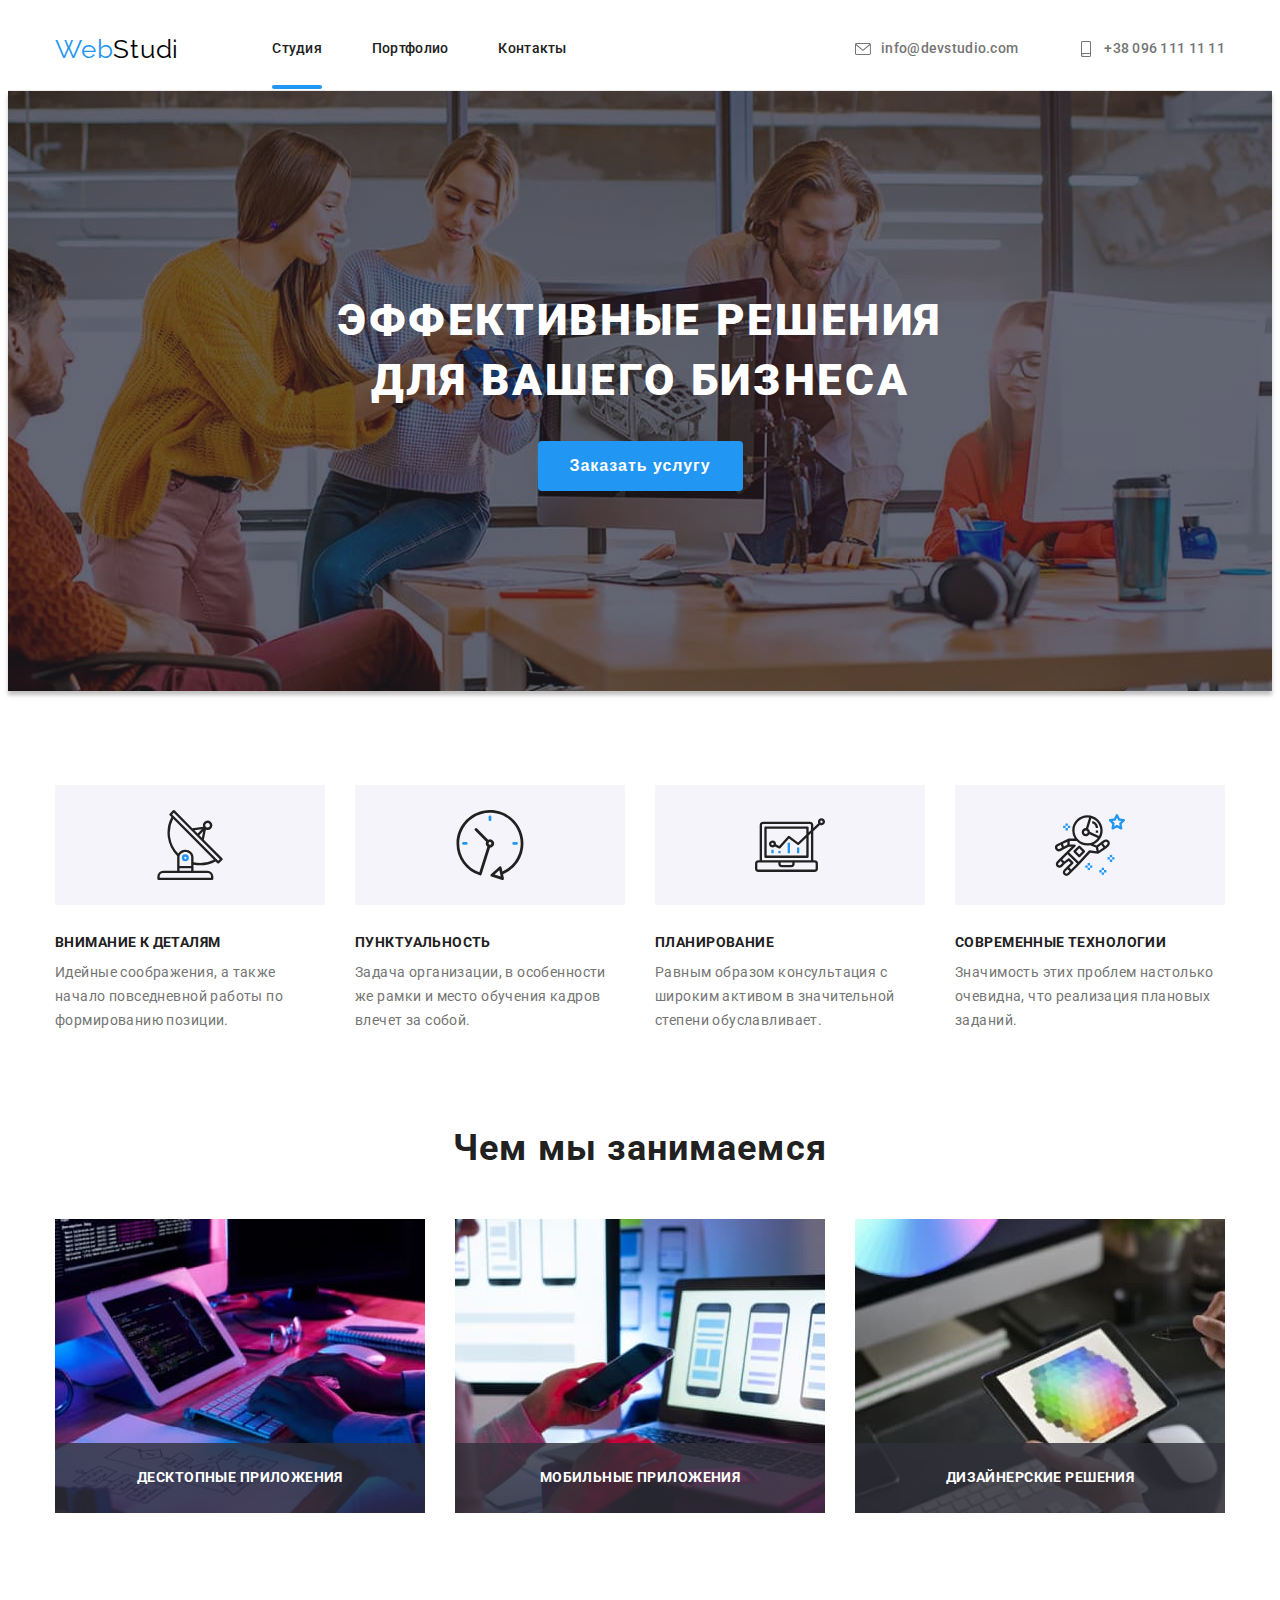
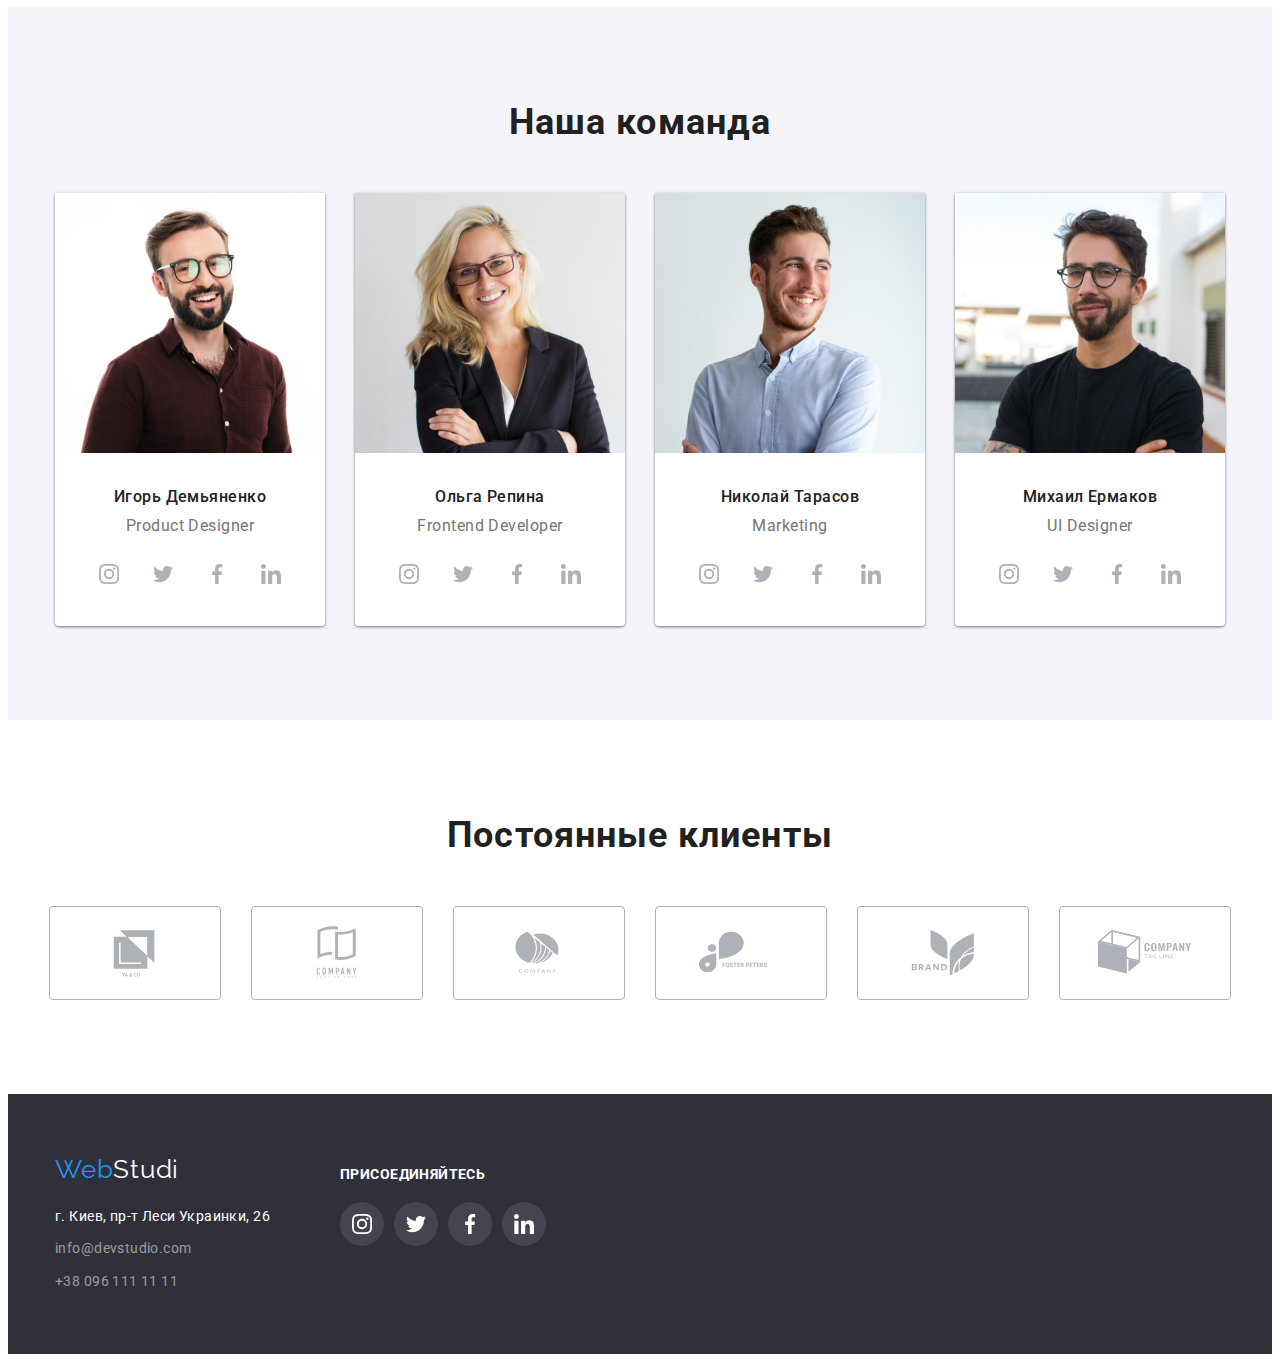
<file: index.html>
<!DOCTYPE html>
<html lang="ru">
  <head>
    <meta charset="UTF-8" />
    <meta http-equiv="X-UA-Compatible" content="IE=edge" />
    <meta name="viewport" content="width=device-width, initial-scale=1.0" />
    <title>WebStudio</title>
    <link
      rel="stylesheet"
      href="https://cdnjs.cloudflare.com/ajax/libs/modern-normalize/1.1.0/modern-normalize.min.css"
      integrity="sha512-wpPYUAdjBVSE4KJnH1VR1HeZfpl1ub8YT/NKx4PuQ5NmX2tKuGu6U/JRp5y+Y8XG2tV+wKQpNHVUX03MfMFn9Q=="
      crossorigin="anonymous"
      referrerpolicy="no-referrer"
    />
    <link rel="preconnect" href="https://fonts.googleapis.com" />
    <link rel="preconnect" href="https://fonts.gstatic.com" crossorigin />
    <link
      href="https://fonts.googleapis.com/css2?family=Raleway:wght@700&family=Roboto:wght@400;500;700;900&display=swap"
      rel="stylesheet"
    />
    <link rel="stylesheet" href="css/style.css" />
  </head>
  <body>
    <!-- Шапка -->
    <header class="header-page">
      <div class="container flex-box">
        <div class="header-left">
          <!-- Логотип -->
          <a class="logo" href="./index.html">
            <span class="logo-first-half">Web</span
            ><span class="logo-secondary-half">Studi</span></a
          >
          <!-- Навігація -->
          <nav>
            <ul class="nav-list">
              <li class="margin-on-header">
                <a class="link" href="./index.html"><span class="current">Студия</span></a>
              </li>
              <li class="margin-on-header">
                <a class="link" href="./portfolio.html">Портфолио</a>
              </li>
              <li>
                <a class="link" href="#">Контакты</a>
              </li>
            </ul>
          </nav>
        </div>
        <!-- Особисті дані -->
        <div class="header-right">
          <ul class="data-list">
            <li class="margin-on-header">
              <a class="link" href="mailto:info@devstudio.com">
                <svg class="link-mail">
                  <use href="./images/icons/sprite.svg#icon-mail"></use>
                </svg>
                info@devstudio.com
              </a>
            </li>
            <li>
              <a class="link" href="tel:+380961111111">
                <svg class="link-tel">
                  <use href="./images/icons/sprite.svg#icon-tel"></use>
                </svg>
                +38 096 111 11 11
              </a>
            </li>
          </ul>
        </div>
      </div>
    </header>
    <!-- Унікальний вміст -->
    <main>
      <!-- Герой -->
      <section class="hero">
        <div class="container container-details">
          <h1 class="hero-title">Эффективные решения для вашего бизнеса</h1>
          <button class="hero-button flex-box" type="button"  data-modal-open > 
            Заказать услугу
          </button>
        </div>
      </section>
      <!-- Модальне вікно -->
      <div class="backdrop is-hidden" data-modal>
        <div class="modal">
          <button class="modal-icon-button" data-modal-close type="button"> 
            <svg class="modal-icon-close">
              <use href="./images/icons/sprite.svg#icon-close"></use>
            </svg>
          </button>
        </div>
      </div>
      <!-- Наші переваги -->
      <section class="container-default-padding">
        <div class="container">
          <h2 hidden class="visually-hidden">Нашы преимущества</h2>
          <ul class="list-benefits flex-box">
            <li class="margin-on-list width-list">
              <!-- <div class="flex-icon-benefits"> -->
              <div class="icons-our-benefits">
                <svg class="icon-benefits">
                  <use href="./images/icons/sprite.svg#icon-antenna"></use>
                </svg>
              </div>
              <h3 class="subtitle">Внимание к деталям</h3>
              <p class="subtitle-text">
                Идейные соображения, а также начало повседневной работы по
                формированию позиции.
              </p>
              <!-- </div> -->
            </li>
            <li class="margin-on-list width-list">
              <!-- <div class="flex-icon-benefits"> -->
              <div class="icons-our-benefits">
                <svg class="icon-benefits">
                  <use href="./images/icons/sprite.svg#icon-clock"></use>
                </svg>
              </div>
              <h3 class="subtitle">Пунктуальность</h3>
              <p class="subtitle-text">
                Задача организации, в особенности же рамки и место обучения
                кадров влечет за собой.
              </p>
              <!-- </div> -->
            </li>
            <li class="margin-on-list width-list">
              <!-- <div class="flex-icon-benefits"> -->
              <div class="icons-our-benefits">
                <svg class="icon-benefits">
                  <use href="./images/icons/sprite.svg#icon-diagram"></use>
                </svg>
              </div>
              <h3 class="subtitle">Планирование</h3>
              <p class="subtitle-text">
                Равным образом консультация с широким активом в значительной
                степени обуславливает.
              </p>
              <!-- </div> -->
            </li>
            <li class="width-list">
              <!-- <div class="flex-icon-benefits"> -->
              <div class="icons-our-benefits">
                <svg class="icon-benefits">
                  <use href="./images/icons/sprite.svg#icon-astronaut"></use>
                </svg>
              </div>
              <h3 class="subtitle">Современные технологии</h3>
              <p class="subtitle-text">
                Значимость этих проблем настолько очевидна, что реализация
                плановых заданий.
              </p>
              <!-- </div> -->
            </li>
          </ul>
        </div>
      </section>
      <!-- Чим ми займаємось -->
      <section class="what-we-do">
        <div class="container">
          <h2 class="title-main">Чем мы занимаемся</h2>
          <ul class="flex-box">
            <li class="what-we-do-list">
              <img
                src="./images/photo-main/what-we-doing/coding.jpg"
                width="370"
                alt="Писание кода руками на клавиатуре"
              />
              <div class="what-we-do-overlay">
                <p class="what-we-do-overlay-text">Десктопные приложения</p>
              </div>
            </li>
            <li class="what-we-do-list">
              <img
                src="./images/photo-main/what-we-doing/format-selection.jpg"
                width="370"
                alt="Сравнений формы гаджета с формами моделей на ноутбуке"
              />
              <div class="what-we-do-overlay">
                <p class="what-we-do-overlay-text">Мобильные приложения</p>
              </div>
            </li>
            <li class="what-we-do-list">
              <img
                src="./images/photo-main/what-we-doing/color-selection.jpg"
                width="370"
                alt="Выбор гамы цветов"
              />
              <div class="what-we-do-overlay">
                <p class="what-we-do-overlay-text">Дизайнерские решения</p>
              </div>
            </li>
            <!-- <li>
              <p class="what-we-do-overlay-desktop">Десктопные приложения</p>
              <p class="what-we-do-overlay-mobile">Мобильные приложения</p>
              <p class="what-we-do-overlay-design">Дизайнерские решения</p>
            </li> -->
          </ul>
        </div>
      </section>
      <!-- Наша команда -->
      <section class="section-our-team container-default-padding">
        <div class="container">
          <h2 class="title-main">Наша команда</h2>
          <ul class="flex-box">
            <li class="our-team-box">
              <img
                src="./images/photo-main/ours-team/photo-igor.jpg"
                width="270"
                alt="Фото Игоря"
              />
              <div class="our-team-decorate">
                <h3 class="title-name">Игорь Демьяненко</h3>
                <p class="text-employment">Product Designer</p>
                <div class="our-team-icon">
                  <ul class="flex-box-icons">
                    <li class="our-team-list">
                      <a class="our-team-links" href="#">
                        <svg class="our-team-link-icons">
                          <use
                            class="our-team-use-icon"
                            href="./images/icons/sprite.svg#icon-instagram"
                          ></use>
                        </svg>
                      </a>
                    </li>
                    <li class="our-team-list">
                      <a class="our-team-links" href="#">
                        <svg class="our-team-link-icons">
                          <use
                            class="our-team-use-icon"
                            href="./images/icons/sprite.svg#icon-twitter"
                          ></use>
                        </svg>
                      </a>
                    </li>
                    <li class="our-team-list">
                      <a class="our-team-links" href="#">
                        <svg class="our-team-link-icons">
                          <use
                            class="our-team-use-icon"
                            href="./images/icons/sprite.svg#icon-facebook"
                          ></use>
                        </svg>
                      </a>
                    </li>
                    <li class="our-team-list">
                      <a class="our-team-links" href="#">
                        <svg class="our-team-link-icons">
                          <use
                            class="our-team-use-icon"
                            href="./images/icons/sprite.svg#icon-linkedin"
                          ></use>
                        </svg>
                      </a>
                    </li>
                  </ul>
                </div>
              </div>
            </li>
            <li class="our-team-box">
              <img
                src="./images/photo-main/ours-team/photo-olga.jpg"
                width="270"
                alt="Фото Ольги"
              />
              <div class="our-team-decorate">
                <h3 class="title-name">Ольга Репина</h3>
                <p class="text-employment">Frontend Developer</p>
                <div class="our-team-icon">
                  <ul class="flex-box-icons">
                    <li class="our-team-list">
                      <a class="our-team-links" href="#">
                        <svg class="our-team-link-icons">
                          <use
                            class="our-team-use-icon"
                            href="./images/icons/sprite.svg#icon-instagram"
                          ></use>
                        </svg>
                      </a>
                    </li>
                    <li class="our-team-list">
                      <a class="our-team-links" href="#">
                        <svg class="our-team-link-icons">
                          <use
                            class="our-team-use-icon"
                            href="./images/icons/sprite.svg#icon-twitter"
                          ></use>
                        </svg>
                      </a>
                    </li>
                    <li class="our-team-list">
                      <a class="our-team-links" href="#">
                        <svg class="our-team-link-icons">
                          <use
                            class="our-team-use-icon"
                            href="./images/icons/sprite.svg#icon-facebook"
                          ></use>
                        </svg>
                      </a>
                    </li>
                    <li class="our-team-list">
                      <a class="our-team-links" href="#">
                        <svg class="our-team-link-icons">
                          <use
                            class="our-team-use-icon"
                            href="./images/icons/sprite.svg#icon-linkedin"
                          ></use>
                        </svg>
                      </a>
                    </li>
                  </ul>
                </div>
              </div>
            </li>
            <li class="our-team-box">
              <img
                src="./images/photo-main/ours-team/photo-nikolay.jpg"
                width="270"
                alt="Фото Николая"
              />
              <div class="our-team-decorate">
                <h3 class="title-name">Николай Тарасов</h3>
                <p class="text-employment">Marketing</p>
                <div class="our-team-icon">
                  <ul class="flex-box-icons">
                    <li class="our-team-list">
                      <a class="our-team-links" href="#">
                        <svg class="our-team-link-icons">
                          <use
                            class="our-team-use-icon"
                            href="./images/icons/sprite.svg#icon-instagram"
                          ></use>
                        </svg>
                      </a>
                    </li>
                    <li class="our-team-list">
                      <a class="our-team-links" href="#">
                        <svg class="our-team-link-icons">
                          <use
                            class="our-team-use-icon"
                            href="./images/icons/sprite.svg#icon-twitter"
                          ></use>
                        </svg>
                      </a>
                    </li>
                    <li class="our-team-list">
                      <a class="our-team-links" href="#">
                        <svg class="our-team-link-icons">
                          <use
                            class="our-team-use-icon"
                            href="./images/icons/sprite.svg#icon-facebook"
                          ></use>
                        </svg>
                      </a>
                    </li>
                    <li class="our-team-list">
                      <a class="our-team-links" href="#">
                        <svg class="our-team-link-icons">
                          <use
                            class="our-team-use-icon"
                            href="./images/icons/sprite.svg#icon-linkedin"
                          ></use>
                        </svg>
                      </a>
                    </li>
                  </ul>
                </div>
              </div>
            </li>
            <li class="our-team-box">
              <img
                src="./images/photo-main/ours-team/photo-mihail.jpg"
                width="270"
                alt="Фото Михаила"
              />
              <div class="our-team-decorate">
                <h3 class="title-name">Михаил Ермаков</h3>
                <p class="text-employment">UI Designer</p>
                <div class="our-team-icon">
                  <ul class="flex-box-icons">
                    <li class="our-team-list">
                      <a class="our-team-links" href="#">
                        <svg class="our-team-link-icons">
                          <use
                            class="our-team-use-icon"
                            href="./images/icons/sprite.svg#icon-instagram"
                          ></use>
                        </svg>
                      </a>
                    </li>
                    <li class="our-team-list">
                      <a class="our-team-links" href="#">
                        <svg class="our-team-link-icons">
                          <use
                            class="our-team-use-icon"
                            href="./images/icons/sprite.svg#icon-twitter"
                          ></use>
                        </svg>
                      </a>
                    </li>
                    <li class="our-team-list">
                      <a class="our-team-links" href="#">
                        <svg class="our-team-link-icons">
                          <use
                            class="our-team-use-icon"
                            href="./images/icons/sprite.svg#icon-facebook"
                          ></use>
                        </svg>
                      </a>
                    </li>
                    <li class="our-team-list">
                      <a class="our-team-links" href="#">
                        <svg class="our-team-link-icons">
                          <use
                            class="our-team-use-icon"
                            href="./images/icons/sprite.svg#icon-linkedin"
                          ></use>
                        </svg>
                      </a>
                    </li>
                  </ul>
                </div>
              </div>
            </li>
          </ul>
        </div>
      </section>
      <!-- постійні клієнти -->
      <section class="container-default-padding">
        <div class="container">
          <h2 class="title-main always-clients">Постоянные клиенты</h2>
          <ul class="flex-box icon-clients">
            <li class="always-clients-list">
              <a class="link-clients-box" href="#">
                <!-- <div class="always-client-box"> -->
                <svg class="icon-always-client">
                  <use href="images/icons/sprite.svg#icon-logo-yaandco"></use>
                </svg>
                <!-- </div> -->
              </a>
            </li>
            <li class="always-clients-list">
              <a class="link-clients-box" href="#">
                <!-- <div class="always-client-box"> -->
                <svg class="icon-always-client">
                  <use
                    href="images/icons/sprite.svg#icon-logo-company-tagline"
                  ></use>
                </svg>
                <!-- </div> -->
              </a>
            </li>
            <li class="always-clients-list">
              <a class="link-clients-box" href="#">
                <!-- <div class="always-client-box"> -->
                <svg class="icon-always-client">
                  <use href="images/icons/sprite.svg#icon-logo-company"></use>
                </svg>
                <!-- </div> -->
              </a>
            </li>
            <li class="always-clients-list">
              <a class="link-clients-box" href="#">
                <!-- <div class="always-client-box"> -->
                <svg class="icon-always-client">
                  <use
                    href="images/icons/sprite.svg#icon-logo-foster-peters"
                  ></use>
                </svg>
                <!-- </div> -->
              </a>
            </li>
            <li class="always-clients-list">
              <a class="link-clients-box" href="#">
                <!-- <div class="always-client-box"> -->
                <svg class="icon-always-client">
                  <use href="images/icons/sprite.svg#icon-logo-brand"></use>
                </svg>
                <!-- </div> -->
              </a>
            </li>
            <li class="always-clients-list">
              <a class="link-clients-box" href="#">
                <!-- <div class="always-client-box"> -->
                <svg class="icon-always-client">
                  <use
                    href="images/icons/sprite.svg#icon-logo-company-tag-line"
                  ></use>
                </svg>
                <!-- </div> -->
              </a>
            </li>
          </ul>
        </div>
      </section>
    </main>
    <!-- Підвал -->
    <footer class="footer-page flex-box">
      <div class="container flex-box">
        <div>
          <!-- Логотип -->
          <a class="logo" href="./index.html"
            ><span class="logo-first-half">Web</span
            ><span class="logo-secondary-half">Studi</span></a
          >
          <!-- Адрес -->
          <address class="footer-address">
            <p class="text-address margin-on-footer">
              г. Киев, пр-т Леси Украинки, 26
            </p>
            <a
              class="link-address margin-on-footer"
              href="mailto:info@devstudio.com"
              >info@devstudio.com</a
            >
            <a class="link-address" href="tel:+380961111111"
              >+38 096 111 11 11</a
            >
          </address>
        </div>
        <section class="footer-join">
          <h2 class="footer-title">присоединяйтесь</h2>
          <ul class="footer-flex-links">
            <li>
              <a class="footer-link" href="#">
                <svg class="footer-link-icon">
                  <use href="images/icons/sprite.svg#icon-instagram"></use>
                </svg>
              </a>
            </li>
            <li>
              <a class="footer-link" href="#">
                <svg class="footer-link-icon">
                  <use href="images/icons/sprite.svg#icon-twitter"></use>
                </svg>
              </a>
            </li>
            <li>
              <a class="footer-link" href="#">
                <svg class="footer-link-icon">
                  <use href="images/icons/sprite.svg#icon-facebook"></use>
                </svg>
              </a>
            </li>
            <li>
              <a class="footer-link" href="#">
                <svg class="footer-link-icon">
                  <use href="images/icons/sprite.svg#icon-linkedin"></use>
                </svg>
              </a>
            </li>
          </ul>
        </section>
      </div>
    </footer>
    <script src="./js/modal.js"></script>
  </body>
</html>
</file>
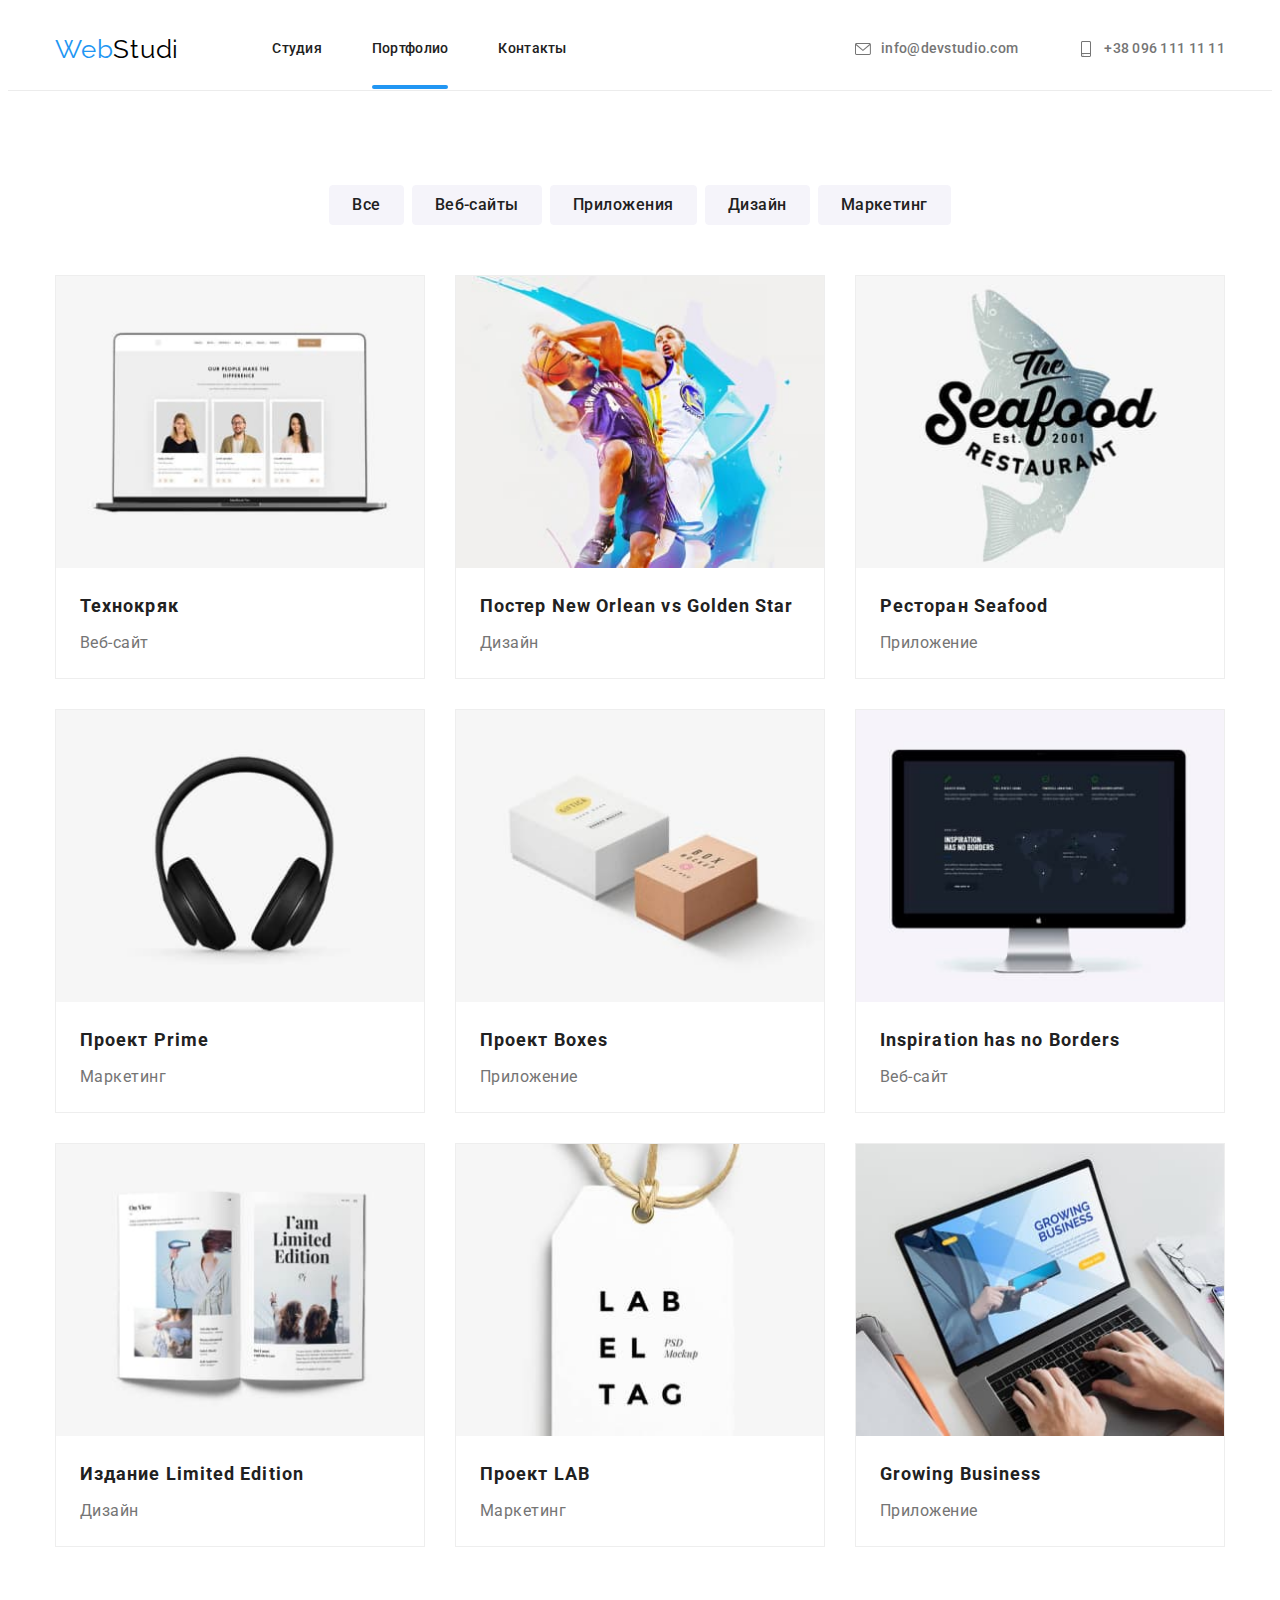
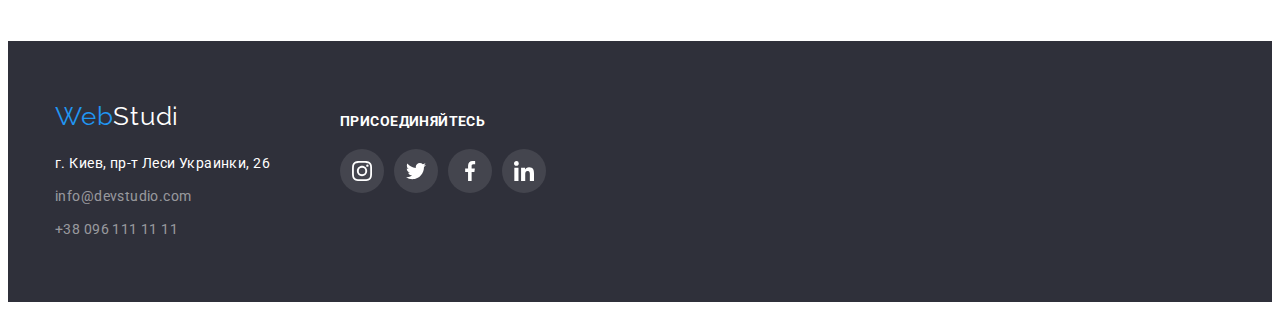
<file: portfolio.html>
<!DOCTYPE html>
<html lang="ru">
  <head>
    <meta charset="UTF-8" />
    <meta http-equiv="X-UA-Compatible" content="IE=edge" />
    <meta name="viewport" content="width=device-width, initial-scale=1.0" />
    <title>Portfolio</title>
    <link
    rel="stylesheet"
    href="https://cdnjs.cloudflare.com/ajax/libs/modern-normalize/1.1.0/modern-normalize.min.css"
    integrity="sha512-wpPYUAdjBVSE4KJnH1VR1HeZfpl1ub8YT/NKx4PuQ5NmX2tKuGu6U/JRp5y+Y8XG2tV+wKQpNHVUX03MfMFn9Q=="
    crossorigin="anonymous"
    referrerpolicy="no-referrer"
  />
    <link rel="preconnect" href="https://fonts.googleapis.com" />
    <link rel="preconnect" href="https://fonts.gstatic.com" crossorigin />
    <link
      href="https://fonts.googleapis.com/css2?family=Raleway:wght@700&family=Roboto:wght@400;500;700;900&display=swap"
      rel="stylesheet"
    />
    <link rel="stylesheet" href="css/style.css" />
  </head>
  <body>
<!-- Шапка -->
<header class="header-page">
  <div class="container flex-box">
    <div class="header-left">
      <!-- Логотип -->
      <a class="logo" href="./index.html">
        <span class="logo-first-half">Web</span
        ><span class="logo-secondary-half">Studi</span></a
      >
      <!-- Навігація -->
      <nav>
        <ul class="nav-list">
          <li class="margin-on-header">
            <a class="link" href="./index.html">Студия</a></li>
          <li class="margin-on-header">
            <a class="link" href="./portfolio.html">
              <span class="current">Портфолио</span>
            </a>
          </li>
          <li>
            <a class="link" href="#">Контакты</a></li>
        </ul>
      </nav>
    </div>
    <!-- Особисті дані -->
    <div class="header-right">
      <ul class="data-list">
        <li class="margin-on-header">
          <a class="link" href="mailto:info@devstudio.com">
            <svg class="link-mail">
              <use href="./images/icons/sprite.svg#icon-mail"></use>
            </svg>
            info@devstudio.com
          </a>
        </li>
        <li>
          <a class="link" href="tel:+380961111111">
            <svg class="link-tel">
              <use href="./images/icons/sprite.svg#icon-tel"></use>
            </svg>
            +38 096 111 11 11
          </a>
        </li>
      </ul>
    </div>
  </div>
</header>
    <!-- Унікальний контент -->
    <main>
      <!-- Секція наші пропозиції -->
      <section class="our-orders container-default-padding">
          <div class="container">
          <h1 hidden class="visually-hidden">Нашы предложения</h1>
          <ul class="buttons">
            <li class="button-margin-on">
              <button class="button-filter" type="button">Все</button>
            </li>
            <li class="button-margin-on">
              <button class="button-filter" type="button">Веб-сайты</button>
            </li>
            <li class="button-margin-on">
              <button class="button-filter" type="button">Приложения</button>
            </li>
            <li class="button-margin-on">
              <button class="button-filter" type="button">Дизайн</button>
            </li>
            <li>
              <button class="button-filter" type="button">Маркетинг</button>
            </li>
          </ul>
          <!-- Фото наших пропозицій -->
          <ul class="portfolio-ul flex-box">
            <li class="portfolio-list margin-portfolio-list flex-box">
              <a class="portfolio-list-link flex-box" href="#">
                <div class="link-hover link-focus flex-box">
                 <div class="portfolio-box flex-box">
                  <img
                  src="./images/photo-portfolio/photo-technocrack.jpg"
                  alt="фото ноутбука из изображением сайта"
                />
                <div class="box-overlay">
                  <p class="box-overlay-text">
                    Ресурс предлагает комплексные предложения с разным уровнем функционала и сервисов. Все это позволит посетителю получить исчерпывающие сведения о компании или частном лице.
                  </p>
                </div>
                 </div>
                  <div class="decorate-list">
                    <h2 class="title-portfolio">Технокряк</h2>
                    <p class="text-portfolio">Веб-сайт</p>
                  </div>
                </div>
                </a>
              </li>
            <li class="portfolio-list margin-portfolio-list flex-box">
              <a class="portfolio-list-link flex-box" href="#">
                <div class="link-hover link-focus flex-box">
                  <div class="portfolio-box flex-box">
                  <img
                    src="./images/photo-portfolio/photo-poster.jpg"
                    alt="постер матча баскетбола"
                  />
                  <div class="box-overlay">
                    <p class="box-overlay-text">
                      Ресурс предлагает комплексные предложения с разным уровнем функционала и сервисов. Все это позволит посетителю получить исчерпывающие сведения о компании или частном лице.
                    </p>
                  </div>
                   </div>
                  <div class="decorate-list">
                    <h2 class="title-portfolio">Постер New Orlean vs Golden Star</h2>
                    <p class="text-portfolio">Дизайн</p>
                  </div>
                </div>
              </a>
            </li>
            <li class="portfolio-list margin-portfolio-list flex-box">
              <a class="portfolio-list-link flex-box" href="#">
                <div class="link-hover link-focus flex-box">
                  <div class="portfolio-box flex-box">
                  <img
                    src="./images/photo-portfolio/photo-restaurant-seafood.jpg"
                    alt="лого ресторана"
                  />
                  <div class="box-overlay">
                    <p class="box-overlay-text">
                      Ресурс предлагает комплексные предложения с разным уровнем функционала и сервисов. Все это позволит посетителю получить исчерпывающие сведения о компании или частном лице.
                    </p>
                  </div>
                   </div>
                  <div class="decorate-list">
                    <h2 class="title-portfolio">Ресторан Seafood</h2>
                    <p class="text-portfolio">Приложение</p>
                  </div>
                </div>
              </a>
            </li>
            <li class="portfolio-list margin-portfolio-list flex-box">
              <a class="portfolio-list-link flex-box" href="#">
                <div class="link-hover link-focus flex-box">
                  <div class="portfolio-box flex-box">
                  <img
                    src="./images/photo-portfolio/photo-project-prime.jpg"
                    alt="фото чёрные беспроводные наушники"
                  />
                  <div class="box-overlay">
                    <p class="box-overlay-text">
                      Ресурс предлагает комплексные предложения с разным уровнем функционала и сервисов. Все это позволит посетителю получить исчерпывающие сведения о компании или частном лице.
                    </p>
                  </div>
                   </div>
                  <div class="decorate-list">
                    <h2 class="title-portfolio">Проект Prime</h2>
                    <p class="text-portfolio">Маркетинг</p>
                  </div>
                </div>
              </a>
            </li>
            <li class="portfolio-list margin-portfolio-list flex-box">
              <a class="portfolio-list-link flex-box" href="#">
                <div class="link-hover link-focus flex-box">
                  <div class="portfolio-box flex-box">
                  <img
                    src="./images/photo-portfolio/photo-project-boxes.jpg"
                    alt="фото две коробки"
                  />
                  <div class="box-overlay">
                    <p class="box-overlay-text">
                      Ресурс предлагает комплексные предложения с разным уровнем функционала и сервисов. Все это позволит посетителю получить исчерпывающие сведения о компании или частном лице.
                    </p>
                  </div>
                   </div>
                  <div class="decorate-list">
                    <h2 class="title-portfolio">Проект Boxes</h2>
                    <p class="text-portfolio">Приложение</p>
                  </div>
                </div>
              </a>
            </li>
            <li class="portfolio-list margin-portfolio-list flex-box">
              <a class="portfolio-list-link flex-box" href="#">
                <div class="link-hover link-focus flex-box">
                  <div class="portfolio-box flex-box">
                  <img
                    src="./images/photo-portfolio/photo-inspiration-borders.jpg"
                    alt="фото монитора ком'ютера с изображением сайта"
                  />
                  <div class="box-overlay">
                    <p class="box-overlay-text">
                      Ресурс предлагает комплексные предложения с разным уровнем функционала и сервисов. Все это позволит посетителю получить исчерпывающие сведения о компании или частном лице.
                    </p>
                  </div>
                   </div>
                  <div class="decorate-list">
                    <h2 class="title-portfolio">Inspiration has no Borders</h2>
                    <p class="text-portfolio">Веб-сайт</p>
                  </div>
                </div>
              </a>
            </li>
            <li class="portfolio-list flex-box">
             <a class="portfolio-list-link flex-box" href="#">
                <div class="link-hover link-focus flex-box">
                  <div class="portfolio-box flex-box">
                  <img
                    src="./images/photo-portfolio/photo-limeted-edition.jpg"
                    alt="фото книги"
                  />
                  <div class="box-overlay">
                    <p class="box-overlay-text">
                      Ресурс предлагает комплексные предложения с разным уровнем функционала и сервисов. Все это позволит посетителю получить исчерпывающие сведения о компании или частном лице.
                    </p>
                  </div>
                   </div>
                  <div class="decorate-list">
                    <h2 class="title-portfolio">Издание Limited Edition</h2>
                    <p class="text-portfolio">Дизайн</p>
                  </div>
                </div>
              </a>
            </li>
            <li class="portfolio-list flex-box">
              <a class="portfolio-list-link flex-box" href="#">
                <div class="link-hover link-focus flex-box">
                  <div class="portfolio-box flex-box">
                  <img
                    src="./images/photo-portfolio/photo-project-lab.jpg"
                    alt="фото бирки"
                  />
                  <div class="box-overlay">
                    <p class="box-overlay-text">
                      Ресурс предлагает комплексные предложения с разным уровнем функционала и сервисов. Все это позволит посетителю получить исчерпывающие сведения о компании или частном лице.
                    </p>
                  </div>
                   </div>
                  <div class="decorate-list">
                    <h2 class="title-portfolio">Проект LAB</h2>
                    <p class="text-portfolio">Маркетинг</p>
                  </div>
                </div>
              </a>
            </li>
            <li class="portfolio-list flex-box">
              <a class="portfolio-list-link flex-box" href="#">
                <div class="link-hover link-focus flex-box">
                  <div class="portfolio-box flex-box">
                  <img
                    src="./images/photo-portfolio/photo-growing-business.jpg"
                    alt="фото ноутбука с изображением сайта"
                  />
                  <div class="box-overlay">
                    <p class="box-overlay-text">
                      Ресурс предлагает комплексные предложения с разным уровнем функционала и сервисов. Все это позволит посетителю получить исчерпывающие сведения о компании или частном лице.
                    </p>
                  </div>
                   </div>
                  <div class="decorate-list">
                    <h2 class="title-portfolio">Growing Business</h2>
                    <p class="text-portfolio">Приложение</p>
                  </div>
                </div>
              </a>
            </li>
          </ul>
        </section>
      </div>
    </main>
    <!-- Підвал -->
    <footer class="footer-page flex-box">
      <div class="container flex-box">
        <div>
          <!-- Логотип -->
          <a class="logo" href="./index.html"
            ><span class="logo-first-half">Web</span
            ><span class="logo-secondary-half">Studi</span></a
          >
          <!-- Адрес -->
          <address class="footer-address">
            <p class="text-address margin-on-footer">
              г. Киев, пр-т Леси Украинки, 26
            </p>
            <a
              class="link-address margin-on-footer"
              href="mailto:info@devstudio.com"
              >info@devstudio.com</a
            >
            <a class="link-address" href="tel:+380961111111"
              >+38 096 111 11 11</a
            >
          </address>
        </div>
        <section class="footer-join">
          <h2 class="footer-title">присоединяйтесь</h2>
          <ul class="footer-flex-links">
            <li>
              <a class="footer-link" href="#">
                <svg class="footer-link-icon">
                  <use href="images/icons/sprite.svg#icon-instagram"></use>
                </svg>
              </a>
            </li>
            <li>
              <a class="footer-link" href="#">
                <svg class="footer-link-icon">
                  <use href="images/icons/sprite.svg#icon-twitter"></use>
                </svg>
              </a>
            </li>
            <li>
              <a class="footer-link" href="#">
                <svg class="footer-link-icon">
                  <use href="images/icons/sprite.svg#icon-facebook"></use>
                </svg>
              </a>
            </li>
            <li>
              <a class="footer-link" href="#">
                <svg class="footer-link-icon">
                  <use href="images/icons/sprite.svg#icon-linkedin"></use>
                </svg>
              </a>
            </li>
          </ul>
        </section>
      </div>
    </footer>
  </body>
</html>
</file>
<file: css/style.css>
/* Шрифти
@font-face {
    font-family: 'Raleway';
    src: local('Raleway') 
        url('Raleway-Bold.woff2') format('woff2'),
        url('Raleway-Bold.woff') format('woff'),
        url('Raleway-Bold.ttf') format('truetype'),
        url('Raleway-Bold.svg#Raleway-Bold') format('svg');
    font-weight: 700;
    font-style: normal;
    font-display: swap;
}

@font-face {
    font-family: 'Roboto';
    src: local('Roboto') 
        url('Roboto-Bold.woff2') format('woff2'),
        url('Roboto-Bold.woff') format('woff'),
        url('Roboto-Bold.ttf') format('truetype'),
        url('Roboto-Bold.svg#Roboto-Bold') format('svg');
    font-weight: 700;
    font-style: normal;
    font-display: swap;
}

@font-face {
    font-family: 'Roboto';
    src: local('Roboto') 
        url('Roboto-Regular.woff2') format('woff2'),
        url('Roboto-Regular.woff') format('woff'),
        url('Roboto-Regular.ttf') format('truetype'),
        url('Roboto-Regular.svg#Roboto-Regular') format('svg');
    font-weight: 400;
    font-style: normal;
    font-display: swap;
}

@font-face {
    font-family: 'Roboto';
    src: local('Roboto') 
        url('Roboto-Medium.woff2') format('woff2'),
        url('Roboto-Medium.woff') format('woff'),
        url('Roboto-Medium.ttf') format('truetype'),
        url('Roboto-Medium.svg#Roboto-Medium') format('svg');
    font-weight: 500;
    font-style: normal;
    font-display: swap;
} */
/* Загальне забирання марджинів */

h1,h2,h3,h4,h5,h6,p,ul {
    margin: 0;
    padding: 0;
}

/* Normalize */
*,
*::before,
*::after {
    box-sizing: border-box;
}
.margin-on-header {
    margin-right: 50px;
}
.margin-on-list {
    margin-right: 30px;
}
/* Змінні */
:root {
    --color-primary: #212121;
    --color-secondary: #757575;
    --color-third: #000000;
    --color-accent: #2196F3;
    --color-other: #ffffff;
    --color-alfa: #ffffff85;
    --color-border: #eeeeee;
    --color-always-clients: #afb1b8;
    --color-fill-footer: rgba(255, 255, 255, 0.1);
    
    --color-background-primary: #e5e5e5;
    --color-background-secondary: #2f303a;
    --color-background-third: #f5f4fa;
    --color-background-accent: #2196f3;
    --color-background-other: #ffffff;
    --color-background-ground: #ececec;
    --color-background-fon-opacity: rgba(47, 48, 58, 0.8);

    --font-family-primary: 'Roboto', sans-serif;
    --font-family-secondary: 'Raleway', sans-serif;

    --default-transition: 250ms cubic-bezier(0.4, 0, 0.2, 1);
}

/* Заховані заголовки */
/* .visually-hidden {
    position: absolute !important;
    width: 1px !important;
    height: 1px !important;
    margin: -1px !important;
    border: 0 !important;
    padding: 0 !important;
    white-space: nowrap !important;
    clip-path: inset(100%) !important;
    clip: rect(0 0 0 0) !important;
    overflow: hidden !important;
} */

/* Контейнер */
.container {
    width: 1200px;
    margin: 0 auto;
    padding: 0 15px;
}  

.container-details {
    padding: 200px 0;
}
.container-default-padding {
    padding: 94px 0;
}
.flex-box {
    display: flex;
}

/* Властивості на все тіло */
body {
    color: var(--color-primary);
    font-family: var(--font-family-primary);
    font-size: 16px;
    line-height: 1.17;
}

/* Відключення стилю лішок */
li {
    list-style-type: none;
}

/* Відключення стилю посилань */
a {
    text-decoration: none;
}

/* Лого */
.logo {
    font-family: var(--font-family-secondary);
    font-size: 26px;
    line-height: 1.19;
    letter-spacing: 0.03em;
}

/* Хедер */
.header-page {
    background-color: var(--color-background-other);
    border-bottom: 1px solid var(--color-background-ground);
}
.header-page .flex-box {
    justify-content: space-between;
}
.header-left .nav-list,
.header-left, .data-list,
.data-list .link {
    display: flex;
    align-items: center;
}
.header-left, .header-right {
    margin-top: 25px;
    margin-bottom: 25px;
}
 
/* Лого хедер */
.header-page .logo-first-half {
    color: var(--color-accent);
}
.header-page .logo-secondary-half {
    color: var(--color-third);
}
.header-page .logo {
    margin-right: 93px;
}

/* Навігація та особисті дані*/
.nav-list,
.data-list {
    font-weight: 500;
    font-size: 14px;
    line-height: 1.14;
    letter-spacing: 0.02em; 
}
    /* Лише навігація */
.nav-list .link {
    color: var(--color-primary);  
    padding: 8px 0; 
    /* display: block;
    width: 80px;   */
} 
.nav-list .link {
    position: relative;
    transition: color var(--default-transition);
}
.link .current::after {
    content: "";
    position: absolute;
    display: block;
    width: 100%;
    height: 4px;
    bottom: -25px;
    left: 0px;
    border-radius: 2px;
    background-color: var(--color-background-accent);
}

/* Ховер, фокус */
.nav-list .link:hover,
.nav-list .link:focus {
    color: var(--color-accent);
}

/* Лише особисті дані */
.data-list .link{
    color: var(--color-secondary);
    padding: 8px 0;
    transition: color var(--default-transition);
}

/* Ховер, фокус */
.data-list .link:hover,
.data-list .link:focus{
    color: var(--color-accent);
}
.link-mail,
.link-tel {
    width: 1rem;
    height: 1rem;
    margin: 0 0.625rem;
    fill: var(--color-secondary);
    transition: fill var(--default-transition);
}
.data-list .link:hover .link-mail,
.data-list .link:hover .link-tel,
.data-list .link:focus .link-mail,
.data-list .link:focus .link-tel {
    fill: var(--color-accent);
}

/* Мейн */
main {
    background-color: var(--color-background-other);
}

/* Заголовки Головна сторінка  */
.title-main {
    font-weight: 700;
    font-size: 36px;
    line-height: 1.17;
    text-align: center;
    letter-spacing: 0.03em;
}

/* Герой */
.hero {
    background-image: 
    linear-gradient(#2f303a66, #2f303a66),
    url('../images/photo-main/section-hero/hero-bg.jpg');
    background-color: var(--color-background-secondary);
    background-repeat: no-repeat;
    background-position: center;
    background-size: cover;
    max-width: 1600px;
    margin: 0 auto;
    box-shadow: 0px 4px 4px rgba(0, 0, 0, 0.25);
    /* height: 600px; */
    /* background-color: rgba(47, 48, 58, 1); */
}
.hero-title {
    color: var(--color-other);
    font-weight: 900;
    font-size: 44px;
    line-height: 1.36;
    text-align: center;
    text-transform: uppercase;
    letter-spacing: 0.06em;
    width: 696px;
    margin: 0 auto;
    /* padding-top: 200px; */
    margin-bottom: 30px;
}
.hero-button {
    color: var(--color-other);
    background-color: var(--color-background-accent);
    font-weight: 700;
    font-size: 16px;
    line-height: 1.88;
    letter-spacing: 0.06em;
    cursor: pointer;
    margin: 0 auto;
    padding: 10px 32px;
    border-radius: 4px;
    border: var(--color-accent);
    transition: background-color var(--default-transition);
}

/* Ховер */
.hero-button:hover {
   background-color: #2196f399 ; 
   /*  opacity: 0.8; */
}

   

/* Наші переваги */
.subtitle {
    font-weight: 700;
    font-size: 14px;
    line-height: 1.14;
    letter-spacing: 0.03em;
    text-transform: uppercase;
    margin-bottom: 10px;
}
.subtitle-text {
    color: var(--color-secondary);
    font-weight: 400;
    font-size: 14px;
    line-height: 1.71;
    letter-spacing: 0.03em;
}
.list-benefits {
    justify-content: space-between;
}
.width-list {
    width: 270px;
}
/* Чим ми займаємось */
.what-we-do {
    padding-bottom: 94px;
}
.what-we-do .flex-box{
    justify-content: space-between;
    height: 294px;
}
.what-we-do .title-main {
    margin-bottom: 50px;
}
.what-we-do-list {
    position: relative;
}
.what-we-do-overlay-text {
    font-weight: 700;
    font-size: 14px;
    line-height: 1.14;
    letter-spacing: 0.03em;
    text-align: center;
    text-transform: uppercase;
    color: var(--color-other);
}
.what-we-do-overlay {
    display: flex;
    align-items: center;
    justify-content: center;
    position: absolute;
    width: 100%;
    height: 70px;
    bottom: 0;
    left: 0;
    background-color: var(--color-background-fon-opacity);
}

/* Айкони для переваг */
.icons-our-benefits {
    display: flex;
    justify-content: center;
    align-items: center;
    width: 270px;
    height: 120px;
    background-color: var(--color-background-third);
    margin-bottom: 30px;
    /* padding: 25px 100px;
    margin-bottom: 30px; */
    /* width: 16.875rem;
    height: 7.5rem; */
}
.icon-benefits {
    width: 4.375rem;
    height: 4.375rem;
    /* margin: auto 0; */
    /* display: flex; */
    /* flex-direction: column; */
    /* padding: 5px 10px; */
    /* margin: 0 auto;
    margin: 25px 0px; */
    /* text-align: center; */
    /* justify-content: center; */
}
/* .flex-icon-benefits {
    flex-direction: column;
} */

/* Наша команда */
.section-our-team {
    background-color: var(--color-background-third);
}
/* .container-our-team {
    width: 1200px;
    margin: 0 auto;
} */
.title-name {
    font-weight: 500;
    font-size: 16px;
    line-height: 1.19;
    text-align: center;
    letter-spacing: 0.03em;
    margin-bottom: 10px;
}
.text-employment {
    color: var(--color-secondary);
    font-weight: 400;
    font-size: 16px;
    line-height: 1.19;
    text-align: center;
    letter-spacing: 0.03em;
}
.section-our-team .title-main {
    margin-bottom: 50px;
}
.section-our-team .flex-box{
    justify-content: space-between;
}
.our-team-box {
    background-color: var(--color-background-other);
    border-bottom-left-radius: 4px;
    border-bottom-right-radius: 4px;
    box-shadow: 0px 1px 3px var(--color-secondary);
    /* border-left: solid var(--color-secondary) 1px;
    border-right: solid var(--color-secondary) 1px; */
}
.our-team-decorate {
    padding: 30px 0;
}
.flex-box-icons {
    display: flex;
    justify-content: center;
}
.our-team-icon {
    margin-top: 16px;
}
.our-team-list {
    margin: 0 5px;
    /* width: 44px;
    height: 44px; */
}
.our-team-links {
    display: flex;
    width: 100%;
    height: 100%;
    padding: 12px;
    border-radius: 100%;
    background-color: var(--color-background-other);
    transition: background-color var(--default-transition),
    fill var(--default-transition);
    /* border: 1px solid var(--color-other); */
}

.our-team-link-icons {
    width: 20px;
    height: 20px;
    fill: var(--color-always-clients);
    transition: fill var(--default-transition),
    background-color var(--default-transition);
    /* background-color 2500ms cubic-bezier(0.4, 0, 0.2, 1); */
    /* display: flex; */
    /* justify-content: center;
    align-items: center; */
    /* align-items: center; */
    /* border: 1px solid var(--color-accent);
    border-radius: 50px; */
    /* margin: 5px;
    margin-top: 16px; */
}

/* .our-team-links:hover,
.our-team-links:focus{
    background-color: var(--color-background-accent);
} */

.our-team-links:hover .our-team-link-icons,
.our-team-links:focus .our-team-link-icons,
.our-team-links:hover,.our-team-links:focus {
    fill: var(--color-background-other);
    background-color: var(--color-background-accent);
}

/* Постійні клієнти */
.title-main.always-clients {
    margin-bottom: 50px;
}
.always-clients-list {
    margin: 0 15px;
}
.icon-clients {
    justify-content: center;
}
/* .always-client-box { */
    /* display: flex; */
    /* justify-content: center; */
    /* width: 170px;
    height: 92px; */
    /* padding: 16px 32px; */
    /* margin: 50px 15px; */
    /* border: 1px solid var(--color-always-clients); */
    /* border-radius: 4px; */
/* } */
.link-clients-box {
    display: flex;
    padding: 16px 32px;
    border: 1px solid var(--color-always-clients);
    border-radius: 4px;
    transition: border var(--default-transition);
}
.icon-always-client {
    /* justify-content: center; */
    /* padding: 16px 32px;
    border: 1px solid var(--color-always-clients);
    border-radius: 4px; */
    width: 106px;
    height: 60px;
    fill: var(--color-always-clients);
    transition: fill var(--default-transition);
    /* margin: 50px 15px; */
}

.link-clients-box:focus .icon-always-client,
.link-clients-box:hover .icon-always-client {
    fill: var(--color-accent);
}
.link-clients-box:focus,
.link-clients-box:hover {
    border: 1px solid var(--color-accent);
}

/* Секція наші пропозиції */
/* Кнопки фільтри */
.button-filter {
    background-color: var(--color-background-third);
    color: var(--color-primary);
    font-family: var(--font-family-primary);
    font-weight: 500;
    font-size: 16px;
    line-height: 1.62; 
    text-align: center;
    letter-spacing: 0.03em;
    cursor: pointer;
    border: 1px solid var(--color-background-third);
    border-radius: 4px;
    padding: 6px 22px;
    transition: color var(--default-transition),
    border var(--default-transition),
    box-shadow var(--default-transition),
    background-color var(--default-transition);


}

/* Ховер, фокус */
.button-filter:hover,
.button-filter:focus {
    background-color: var(--color-background-accent);
    color: var(--color-other);
    border: 1px solid var(--color-background-accent) ;
    box-shadow: 0px 1px 3px var(--color-secondary);
}
/* Портфоліо */

/* Кнопки */
.buttons { 
    display: flex;
    justify-content: center;
    margin-bottom: 50px;
}
.buttons .button-margin-on {
    margin-right: 8px;
}
/* Наші пропозиції */
/* .our-orders {
    padding-bottom: 94px;
} */
.portfolio-ul {
    flex-wrap: wrap;
    justify-content: space-between;
}

.portfolio-list {
    display: block;
    width: 370px;
    height: 404px;
    background-color: var(--color-background-other);
    border: 1px solid var(--color-border);
    /* transition: box-shadow  var(--default-transition); */
    
}
.portfolio-list-link .flex-box {
    flex-direction: column;
}
.link-hover,.link-focus {
    width: 100%;
    height: 100%;
    transition: box-shadow  var(--default-transition);

}
.portfolio-list-link:hover .link-hover,
.portfolio-list-link:focus .link-focus{
    box-shadow: 
    0px 1px 1px rgba(0, 0, 0, 0.12), 
    0px 4px 4px rgba(0, 0, 0, 0.06), 
    1px 4px 6px rgba(0, 0, 0, 0.16);
}

.margin-portfolio-list {
    margin-bottom: 30px;
}
.decorate-list {
    width: 100%;
    padding: 20px 24px;

}
.portfolio-box {
    position: relative;
    overflow: hidden;
    /* width: 100%;
    height: 100%; */
}
.box-overlay {
    /* display: flex; */
    /* justify-content: center; */
    /* text-align: center; */
    position: absolute;
    width: 100%;
    height: 100%;
    top: 0;
    left: 0;
    padding: 63px 24px;
    background-color: var(--color-background-accent);
    opacity: 0.9;
    transform: translateY(101%);
    transition: transform var(--default-transition);
}
.portfolio-list-link:hover .box-overlay,
.portfolio-list-link:focus .box-overlay {
    transform: translateY(0);
}
.box-overlay-text {
    font-weight: 400;
    font-size: 18px;
    line-height: 1.56;
    letter-spacing: 0.03em;
    color: var(--color-other);
}

/* Заголовки сторінка портфоліо */
.title-portfolio {
    color: var(--color-primary);
    font-weight: 700;
    font-size: 18px;
    line-height: 2;
    letter-spacing: 0.06em;
    margin-bottom: 4px;
}
/* Параграфи сторінки портфоліо */
.text-portfolio {
    color: var(--color-secondary);
    font-weight: 400;
    font-size: 16px;
    line-height: 1.88;
    letter-spacing: 0.03em;
}

/* Футер */
.footer-page {
    background-color: var(--color-background-secondary);
    padding: 60px 0;
}
/* Заголовок футер */
.footer-title {
    color: var(--color-other);
    font-weight: 700;
    font-size: 14px;
    line-height: 16px;
    letter-spacing: 0.03em;
    text-transform: uppercase;
    margin-bottom: 20px;
}

/* Лого футер */
.footer-page .logo-first-half {
    color: var(--color-accent);
}
.footer-page .logo-secondary-half {
    color: var(--color-background-other);
}
.footer-page .logo {
    display: block;
    margin-bottom: 20px;
}
/* Футер приєднуйтеся */
.footer-join{
    display: flex;
    flex-direction: column;
    width: 206px;  
    margin-top: 12px;
    margin-left: 70px; 
}
.footer-flex-links {
    display: flex;
    justify-content: space-between;
}
.footer-link {
    display: flex;
    /* border: 1px solid var(--color-fill-footer); */
    background-color: var(--color-fill-footer);
    border-radius: 100%;
    padding: 12px;
    transition: background-color var(--default-transition);
}
.footer-link-icon {
    width: 20px;
    height: 20px;
    fill: var(--color-other);
}

.footer-link:hover,
.footer-link:focus {
    background-color: var(--color-background-accent);
    /* fill: var(--color-other); */
}
/* 
.footer-link:hover .footer-link-icon,
.footer-link:focus .footer-link-icon {
    fill: var(--color-accent);
} */

/* Адрес футер */
.footer-address {
    display: flex;
    flex-direction: column;
    /* max-width: 231px; */
    font-weight: 400;
    font-size: 14px;
    line-height: 1.71;
    letter-spacing: 0.03em; 
}
.text-address {
    color: var(--color-background-other);
    font-style: normal;
}
.link-address {
    color: var(--color-alfa);
    font-style: normal;
    transition: color var(--default-transition);
}
.margin-on-footer {
    margin-bottom: 9px;
}


/* Ховер, фокус */
.link-address:hover,
.link-address:focus {
    color: var(--color-accent);
}
.backdrop.is-hidden {
    transform: scale(1);
    visibility: hidden;
    opacity: 0;
    pointer-events: none;
}
.backdrop {
    position: fixed;
    top: 0;
    left: 0;
    width: 100%;
    height: 100%;
    background: rgba(0, 0, 0, 0.2);
    cursor: not-allowed;
    visibility: visible;
    opacity: 1;
    transform: scale(1.1);
    transition: transform var(--default-transition),
    visibility var(--default-transition),
    opacity var(--default-transition);
    z-index: 2;
}
.modal {  
    position: fixed;
    top: 50%;
    left: 50%;
    width: 528px;
    min-height: 582px;
    background-color: var(--color-background-other);
    box-shadow: 0px 1px 3px rgba(0, 0, 0, 0.12),
    0px 1px 1px rgba(0, 0, 0, 0.14), 
    0px 2px 1px rgba(0, 0, 0, 0.2);
    border-radius: 4px;
    cursor: auto;
    transform: translate(-50%,-50%);
}
.modal-icon-button {
    position: absolute;
    top: 8px;
    right: 8px;
    width: 30px;
    height: 30px;
    border-radius: 100%;
    border: 1px solid rgba(0, 0, 0, 0.1);
    background-color: var(--color-background-other);
    cursor: pointer;
}
.modal-icon-close {
    width: 100%;
    height: 100%;
    padding: 3px;
}
/* .is-hidden {
    visibility: hidden;
    opacity: 0;
    pointer-events: none;
} */
</file>
